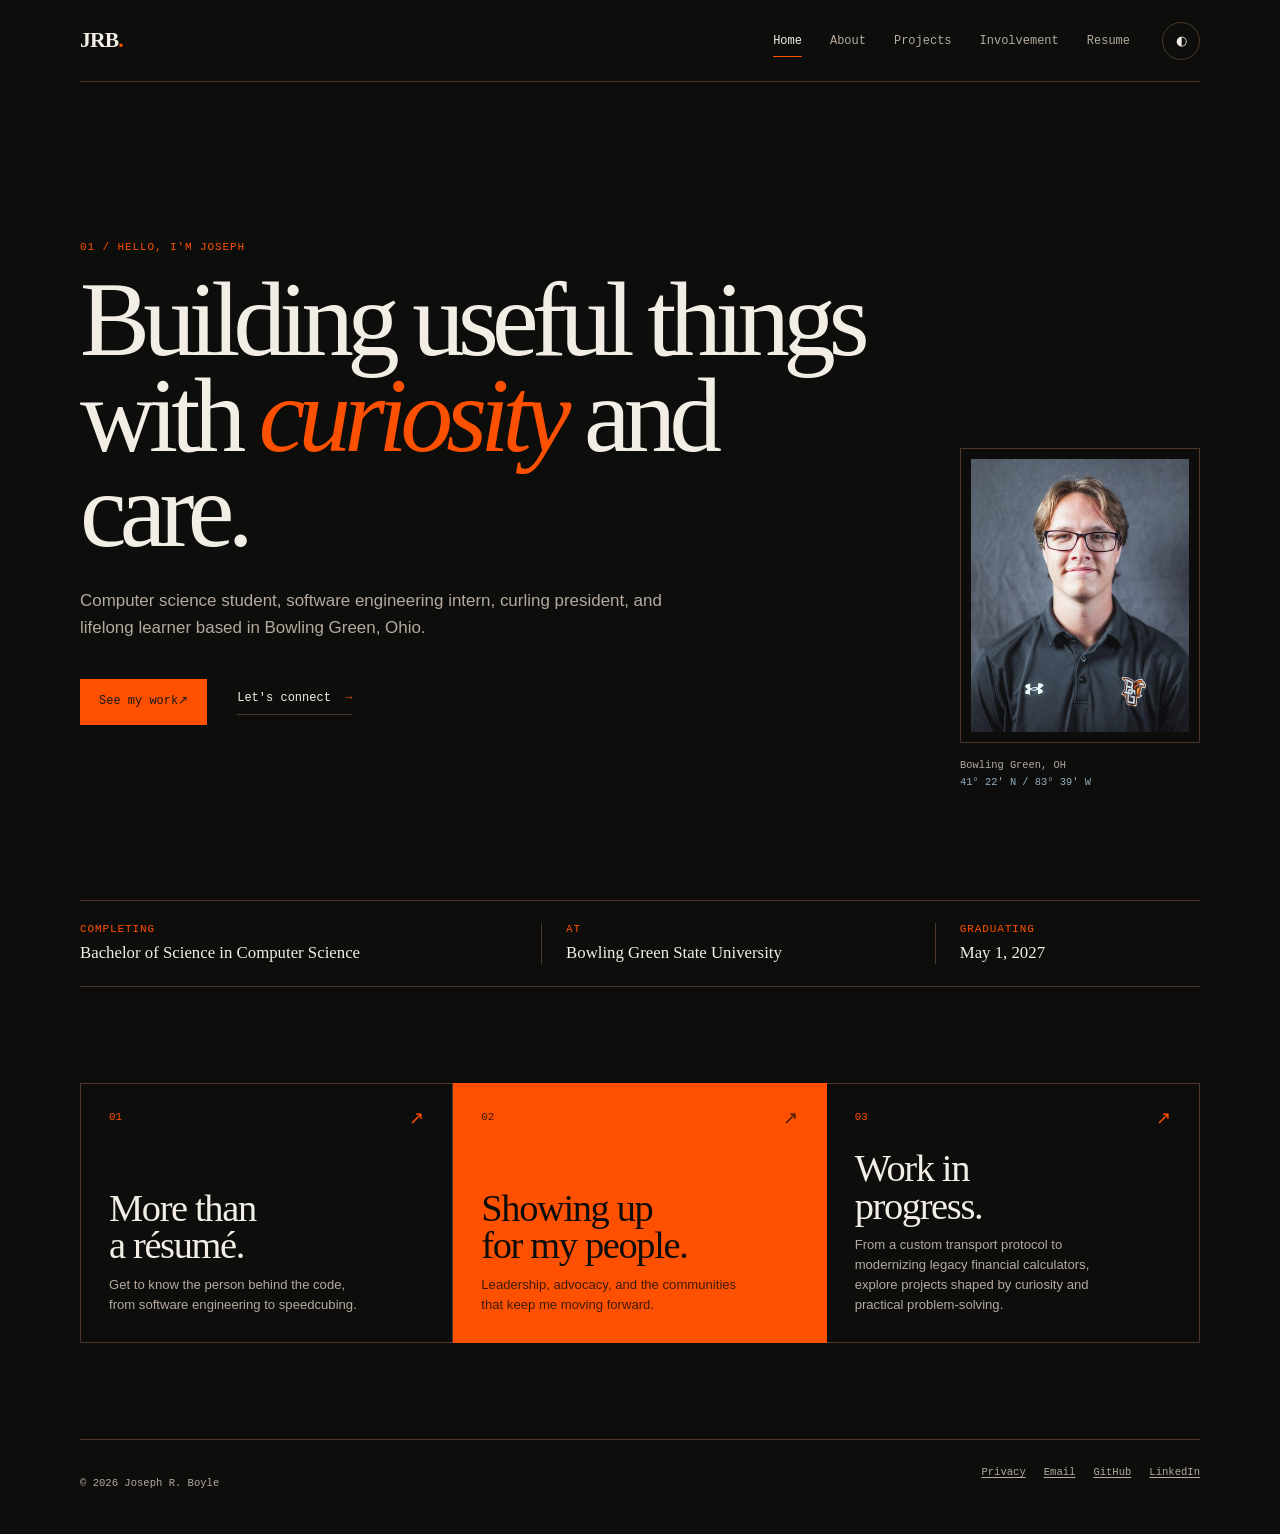
<file: index.html>
<!doctype html>
<html lang="en">
<head>
  <meta charset="utf-8">
  <meta name="viewport" content="width=device-width, initial-scale=1">
  <meta name="description" content="The personal portfolio of Joseph R. Boyle, a computer science student and software engineer.">
  <title>Joseph R. Boyle | Computer Science Student</title>
  <link rel="icon" href="assets/tab-logo.png" type="image/png">
  <link rel="stylesheet" href="styles.css">
  <script defer src="https://cloud.umami.is/script.js" data-website-id="9b1e1f40-5743-4ac0-a294-5a925b77c135"></script>
  <script src="script.js" defer></script>
</head>
<body>
  <header class="site-header">
    <a class="wordmark" href="index.html">JRB<span>.</span></a>
    <button class="menu-toggle" aria-label="Toggle navigation" aria-expanded="false"><span></span><span></span><span></span></button>
    <nav class="site-nav" aria-label="Primary navigation">
      <a class="active" href="index.html">Home</a>
      <a href="about.html">About</a>
      <a href="projects.html">Projects</a>
      <a href="involvement.html">Involvement</a>
      <a href="resume.html">Resume</a>
    </nav>
    <button class="theme-toggle" type="button" aria-label="Switch color theme">◐</button>
  </header>

  <main>
    <section class="hero page-width">
      <div class="hero-copy">
        <p class="eyebrow">01 / Hello, I'm Joseph</p>
        <h1>Building useful things with <em>curiosity</em> and care.</h1>
        <p class="intro">Computer science student, software engineering intern, curling president, and lifelong learner based in Bowling Green, Ohio.</p>
        <div class="button-row">
          <a class="button button-primary" href="projects.html">See my work <span>↗</span></a>
          <a class="text-link" href="mailto:boylejosephr@gmail.com">Let's connect <span>→</span></a>
        </div>
      </div>
      <div class="hero-portrait">
        <div class="portrait-frame">
          <img src="assets/JoeBoyle-Headshot.jpg" alt="Portrait of Joseph R. Boyle">
        </div>
        <span class="portrait-note">Bowling Green, OH<br><strong>41° 22' N / 83° 39' W</strong></span>
      </div>
    </section>

    <section class="stripe page-width">
      <div><span class="label">Completing</span><strong>Bachelor of Science in Computer Science</strong></div>
      <div><span class="label">At</span><strong>Bowling Green State University</strong></div>
      <div><span class="label">Graduating</span><strong>May 1, 2027</strong></div>
    </section>

    <section class="feature-grid page-width">
      <a class="feature-card feature-card-dark" href="about.html">
        <span class="card-index">01</span>
        <h2>More than<br>a résumé.</h2>
        <p>Get to know the person behind the code, from software engineering to speedcubing.</p>
        <span class="card-arrow">↗</span>
      </a>
      <a class="feature-card feature-card-orange" href="involvement.html">
        <span class="card-index">02</span>
        <h2>Showing up<br>for my people.</h2>
        <p>Leadership, advocacy, and the communities that keep me moving forward.</p>
        <span class="card-arrow">↗</span>
      </a>
      <a class="feature-card feature-card-outline" href="projects.html">
        <span class="card-index">03</span>
        <h2>Work in<br>progress.</h2>
        <p>From a custom transport protocol to modernizing legacy financial calculators, explore projects shaped by curiosity and practical problem-solving.</p>
        <span class="card-arrow">↗</span>
      </a>
    </section>
  </main>

  <footer class="site-footer page-width">
    <p>© <span data-year></span> Joseph R. Boyle</p>
    <div><a href="privacy.html">Privacy</a><a href="mailto:boylejosephr@gmail.com">Email</a><a href="https://github.com/s0meguynamedj0e" target="_blank" rel="noreferrer">GitHub</a><a href="https://www.linkedin.com/in/joe-boyle-1901ba291/" target="_blank" rel="noreferrer">LinkedIn</a></div>
  </footer>
</body>
</html>
</file>
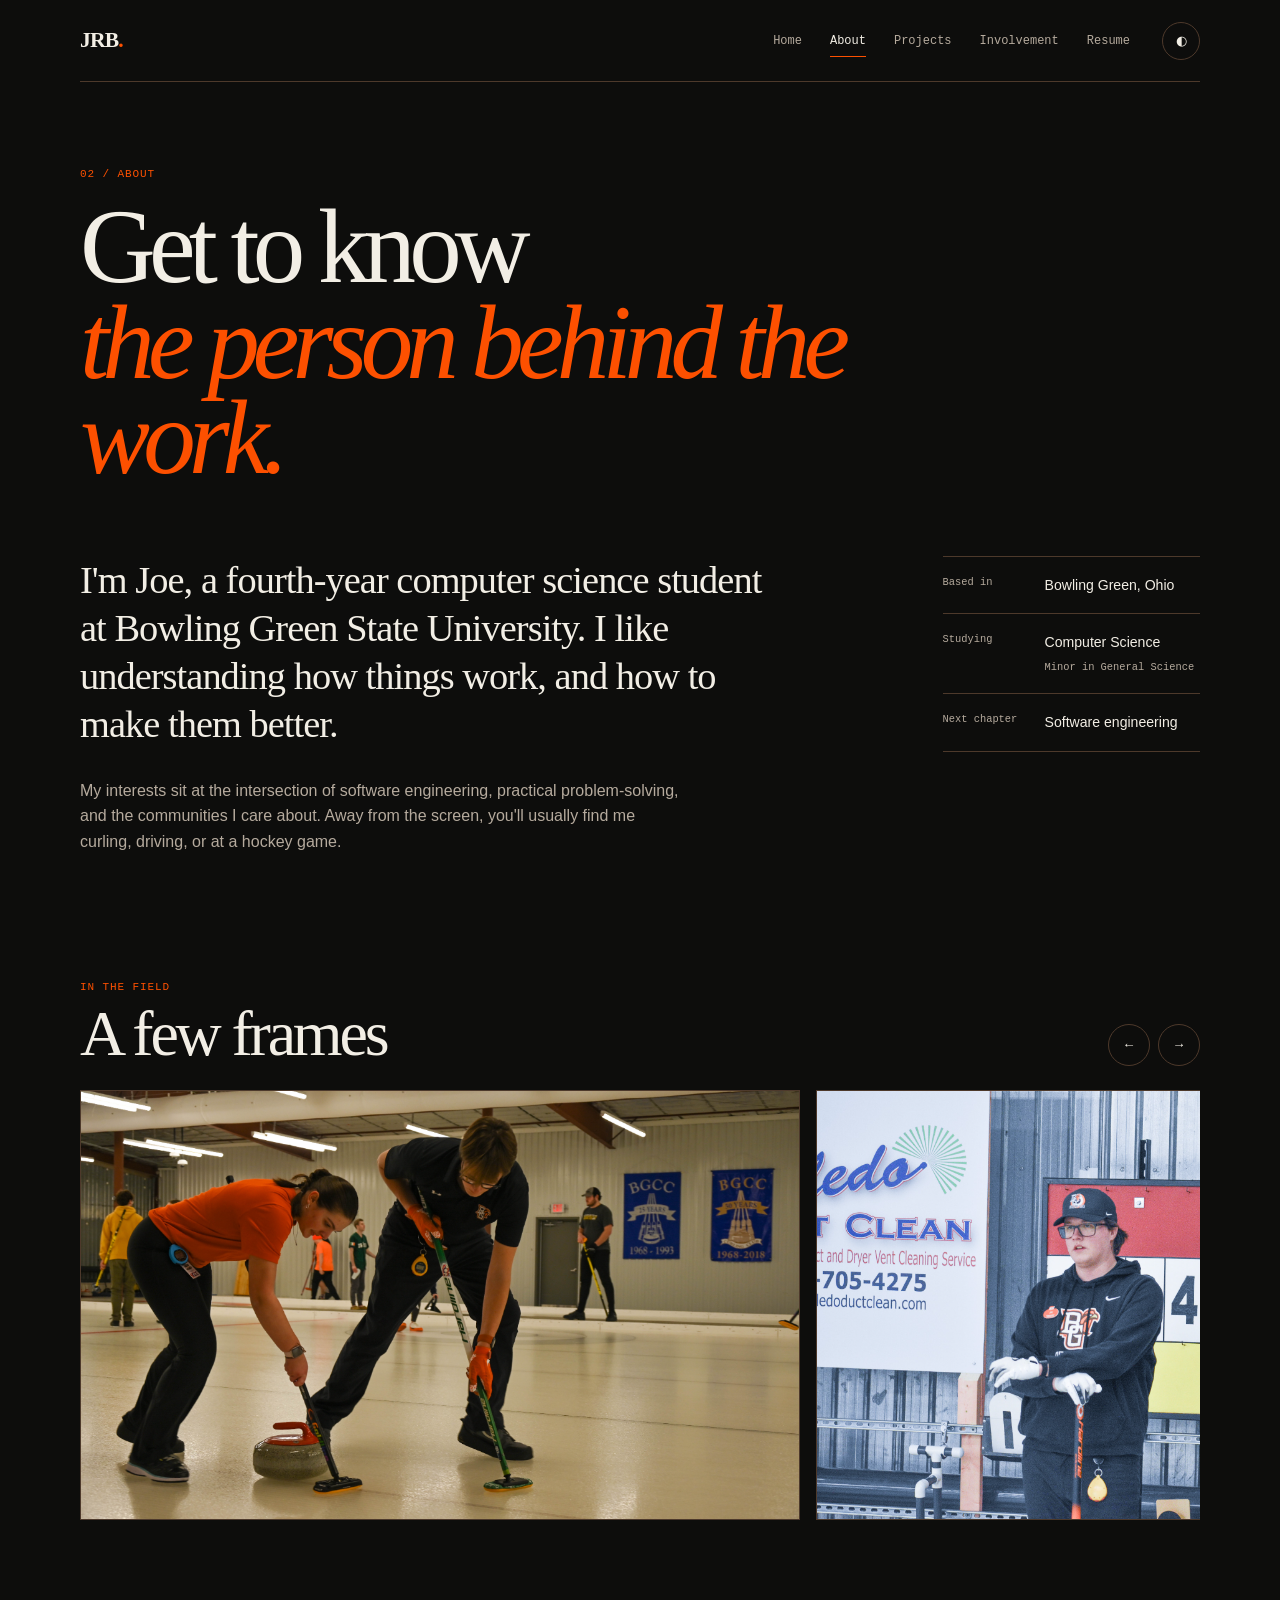
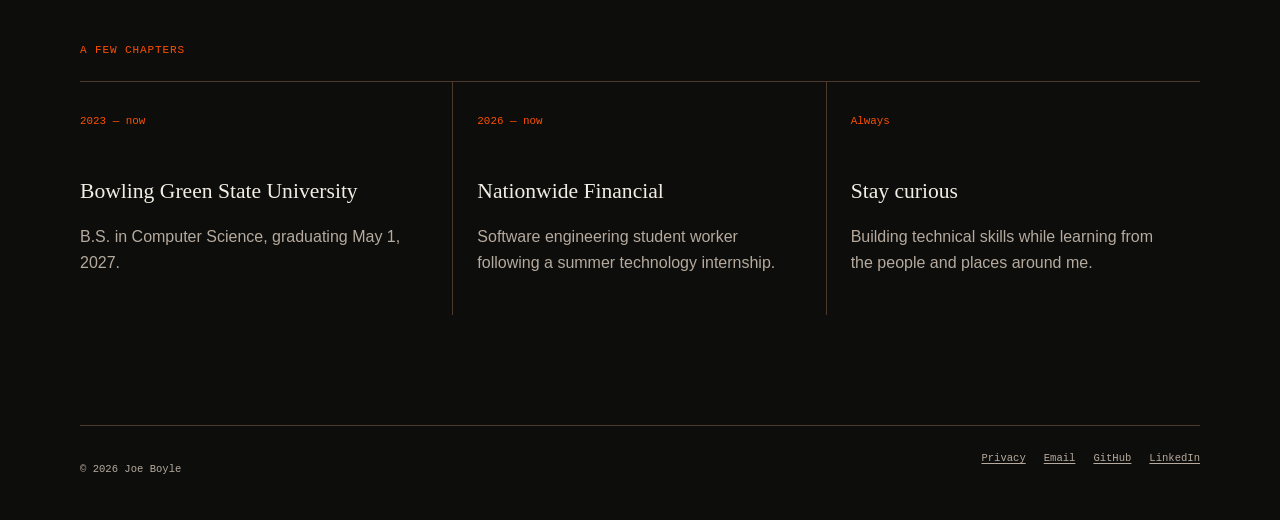
<file: about.html>
<!doctype html>
<html lang="en">
<head>
  <meta charset="utf-8">
  <meta name="viewport" content="width=device-width, initial-scale=1">
  <meta name="description" content="About Joe Boyle.">
  <title>About | Joe Boyle</title>
  <link rel="icon" href="assets/tab-logo.png" type="image/png">
  <link rel="stylesheet" href="styles.css">
  <script defer src="https://cloud.umami.is/script.js" data-website-id="9b1e1f40-5743-4ac0-a294-5a925b77c135"></script>
  <script src="script.js" defer></script>
</head>
<body>
  <header class="site-header">
    <a class="wordmark" href="index.html">JRB<span>.</span></a>
    <button class="menu-toggle" aria-label="Toggle navigation" aria-expanded="false"><span></span><span></span><span></span></button>
    <nav class="site-nav" aria-label="Primary navigation">
      <a href="index.html">Home</a>
      <a class="active" href="about.html">About</a>
      <a href="projects.html">Projects</a>
      <a href="involvement.html">Involvement</a>
      <a href="resume.html">Resume</a>
    </nav>
    <button class="theme-toggle" type="button" aria-label="Switch color theme">◐</button>
  </header>
  <main class="page-width inner-page">
    <p class="eyebrow">02 / About</p>
    <h1 class="page-title">Get to know<br><em>the person behind the work.</em></h1>

    <div class="about-layout">
      <div class="about-lede">
        <p class="large-copy">I'm Joe, a fourth-year computer science student at Bowling Green State University. I like understanding how things work, and how to make them better.</p>
        <p>My interests sit at the intersection of software engineering, practical problem-solving, and the communities I care about. Away from the screen, you'll usually find me curling, driving, or at a hockey game.</p>
      </div>
      <aside class="fact-list">
        <div><span>Based in</span><strong>Bowling Green, Ohio</strong></div>
        <div><span>Studying</span><strong>Computer Science<br><small>Minor in General Science</small></strong></div>
        <div><span>Next chapter</span><strong>Software engineering</strong></div>
      </aside>
    </div>

    <section class="photo-section" aria-labelledby="photo-heading">
      <div class="photo-heading">
        <div>
          <p class="eyebrow">In the field</p>
          <h2 id="photo-heading">A few frames</h2>
        </div>
        <div class="album-controls" aria-label="Photo album controls">
          <button type="button" data-album-prev aria-label="Previous photo">←</button>
          <button type="button" data-album-next aria-label="Next photo">→</button>
        </div>
      </div>
      <div class="photo-album" data-photo-album>
        <figure>
          <img src="assets/gallery/Curling-9.jpg" alt="">
        </figure>
        <figure>
          <img src="assets/gallery/DSC_0508.jpg" alt="">
        </figure>
        <figure>
          <img class="portrait-photo" src="assets/gallery/DSC_0492.jpg" alt="">
        </figure>
      </div>
    </section>

    <section class="timeline-section">
      <p class="eyebrow">A few chapters</p>
      <div class="timeline">
        <article><span>2023 — now</span><h2>Bowling Green State University</h2><p>B.S. in Computer Science, graduating May 1, 2027.</p></article>
        <article><span>2026 — now</span><h2>Nationwide Financial</h2><p>Software engineering student worker following a summer technology internship.</p></article>
        <article><span>Always</span><h2>Stay curious</h2><p>Building technical skills while learning from the people and places around me.</p></article>
      </div>
    </section>
  </main>
  <footer class="site-footer page-width"><p>© <span data-year></span> Joe Boyle</p><div><a href="privacy.html">Privacy</a><a href="mailto:boylejosephr@gmail.com">Email</a><a href="https://github.com/s0meguynamedj0e" target="_blank" rel="noreferrer">GitHub</a><a href="https://www.linkedin.com/in/joe-boyle-1901ba291/" target="_blank" rel="noreferrer">LinkedIn</a></div></footer>
</body>
</html>
</file>
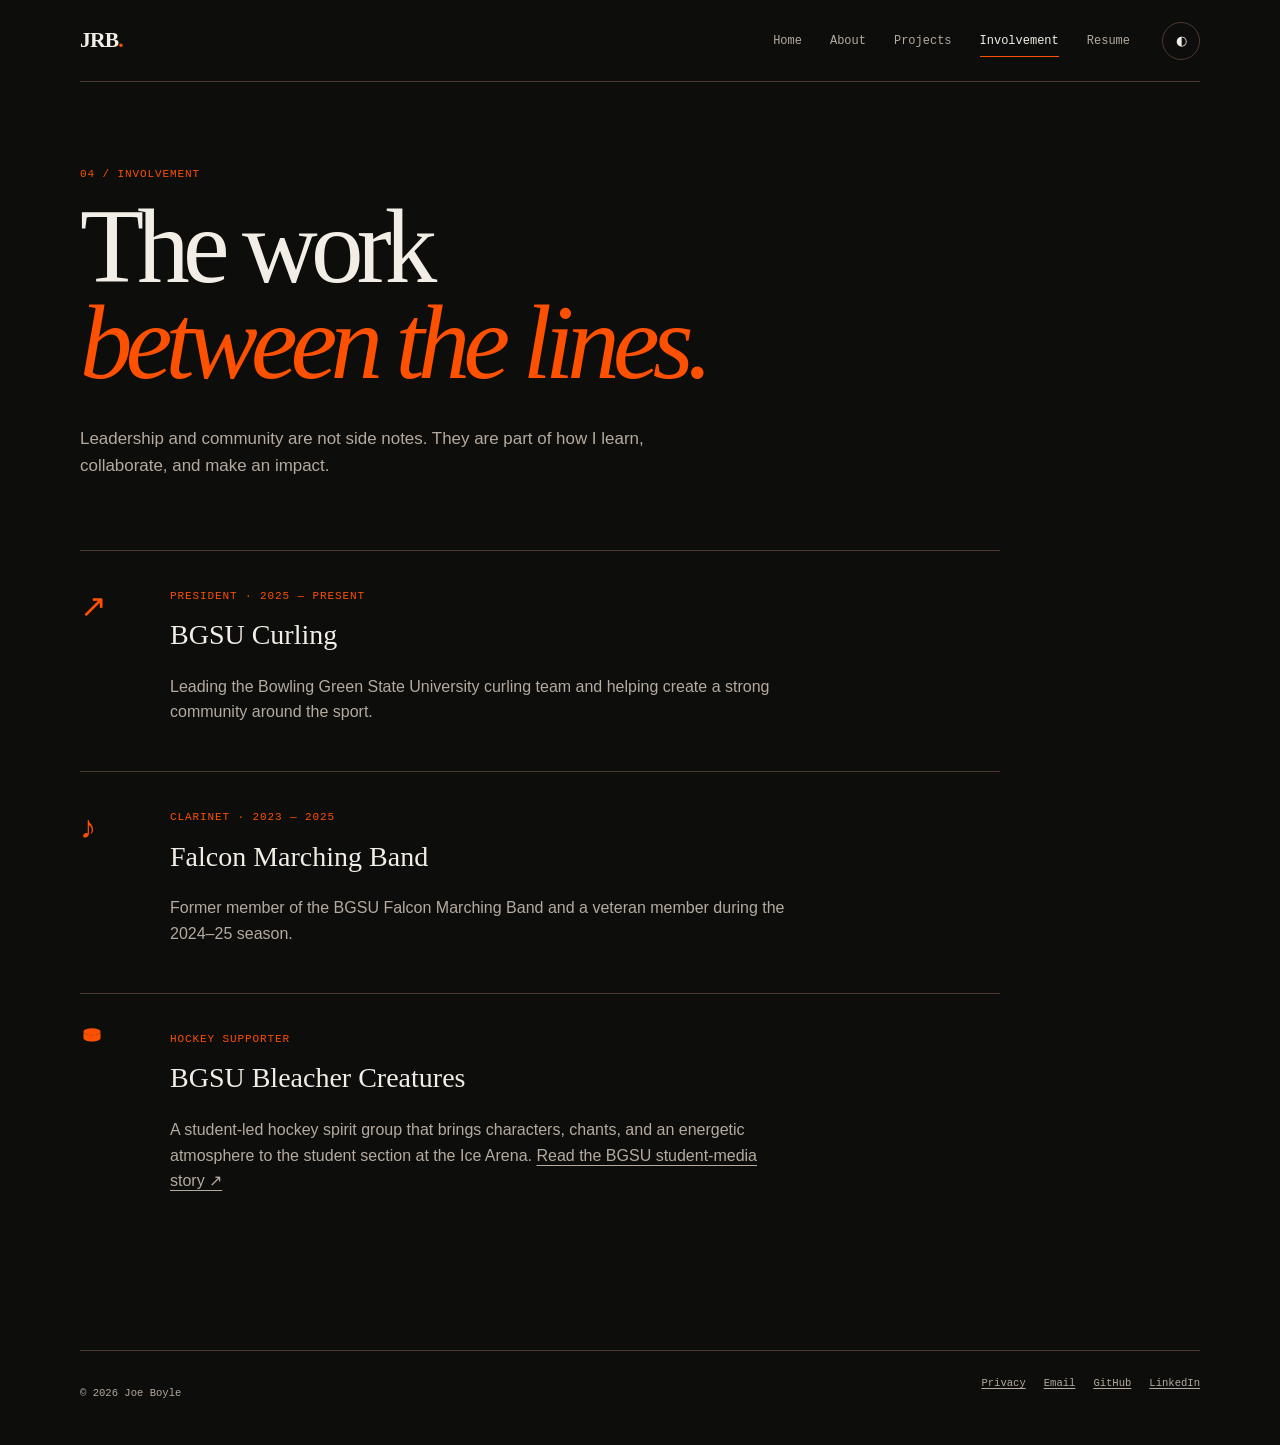
<file: involvement.html>
<!doctype html>
<html lang="en">
<head>
  <meta charset="utf-8"><meta name="viewport" content="width=device-width, initial-scale=1">
  <meta name="description" content="Leadership and personal involvement by Joe Boyle.">
  <title>Involvement | Joe Boyle</title>
  <link rel="icon" href="assets/tab-logo.png" type="image/png">
  <link rel="stylesheet" href="styles.css">
  <script defer src="https://cloud.umami.is/script.js" data-website-id="9b1e1f40-5743-4ac0-a294-5a925b77c135"></script>
  <script src="script.js" defer></script>
</head>
<body>
  <header class="site-header"><a class="wordmark" href="index.html">JRB<span>.</span></a>  <button class="menu-toggle" aria-label="Toggle navigation" aria-expanded="false"><span></span><span></span><span></span></button><nav class="site-nav" aria-label="Primary navigation"><a href="index.html">Home</a><a href="about.html">About</a><a href="projects.html">Projects</a><a class="active" href="involvement.html">Involvement</a><a href="resume.html">Resume</a></nav><button class="theme-toggle" type="button" aria-label="Switch color theme">◐</button></header>
  <main class="page-width inner-page"><p class="eyebrow">04 / Involvement</p><h1 class="page-title">The work<br><em>between the lines.</em></h1><p class="section-intro">Leadership and community are not side notes. They are part of how I learn, collaborate, and make an impact.</p>
    <section class="involvement-list"><article><span class="involvement-icon">↗</span><div><span class="meta">President · 2025 — present</span><h2>BGSU Curling</h2><p>Leading the Bowling Green State University curling team and helping create a strong community around the sport.</p></div></article><article><span class="involvement-icon">♪</span><div><span class="meta">Clarinet · 2023 — 2025</span><h2>Falcon Marching Band</h2><p>Former member of the BGSU Falcon Marching Band and a veteran member during the 2024–25 season.</p></div></article>    <article><span class="involvement-icon hockey-puck" aria-hidden="true"><svg viewBox="0 0 28 28"><ellipse cx="14" cy="9" rx="10" ry="4"/><path d="M4 9v7c0 2.5 4.5 4.5 10 4.5S24 18.5 24 16V9c0 2.2-4.5 4-10 4S4 11.2 4 9Z"/></svg></span><div><span class="meta">Hockey supporter</span><h2>BGSU Bleacher Creatures</h2><p>A student-led hockey spirit group that brings characters, chants, and an energetic atmosphere to the student section at the Ice Arena. <a href="https://bgfalconmedia.com/99606/news/hockey-spirit-group-returns-to-campus/" target="_blank" rel="noreferrer">Read the BGSU student-media story ↗</a></p></div></article></section>
  </main>
  <footer class="site-footer page-width"><p>© <span data-year></span> Joe Boyle</p><div><a href="privacy.html">Privacy</a><a href="mailto:boylejosephr@gmail.com">Email</a><a href="https://github.com/s0meguynamedj0e" target="_blank" rel="noreferrer">GitHub</a><a href="https://www.linkedin.com/in/joe-boyle-1901ba291/" target="_blank" rel="noreferrer">LinkedIn</a></div></footer>
</body>
</html>
</file>
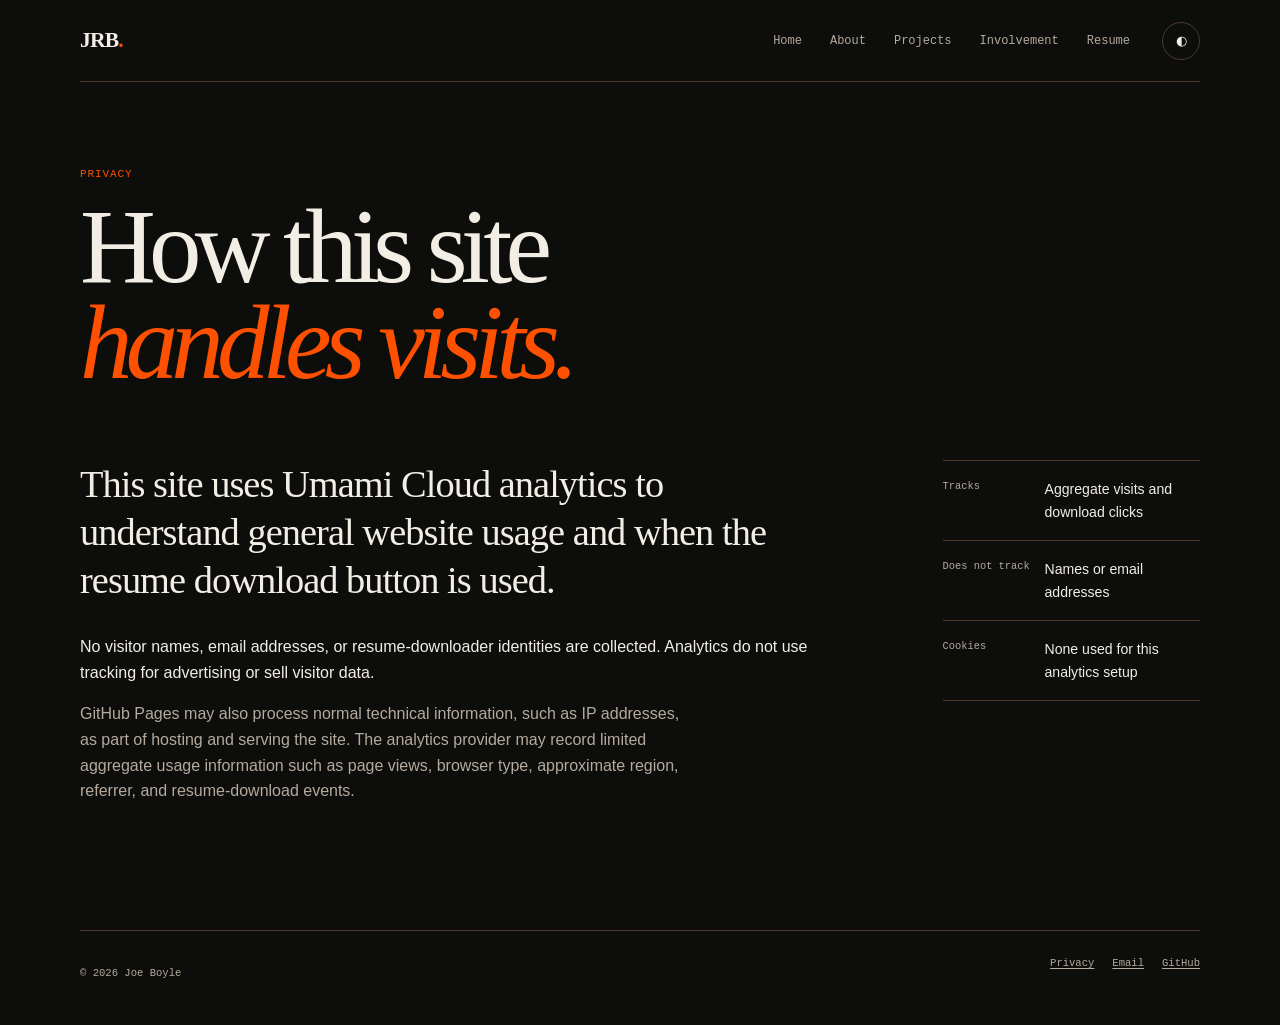
<file: privacy.html>
<!doctype html>
<html lang="en">
<head>
  <meta charset="utf-8">
  <meta name="viewport" content="width=device-width, initial-scale=1">
  <meta name="description" content="Privacy information for the personal website of Joe Boyle.">
  <title>Privacy | Joe Boyle</title>
  <link rel="icon" href="assets/tab-logo.png" type="image/png">
  <link rel="stylesheet" href="styles.css">
  <script defer src="https://cloud.umami.is/script.js" data-website-id="9b1e1f40-5743-4ac0-a294-5a925b77c135"></script>
  <script src="script.js" defer></script>
</head>
<body>
  <header class="site-header">
    <a class="wordmark" href="index.html">JRB<span>.</span></a>
    <button class="menu-toggle" aria-label="Toggle navigation" aria-expanded="false"><span></span><span></span><span></span></button>
    <nav class="site-nav" aria-label="Primary navigation">
      <a href="index.html">Home</a>
      <a href="about.html">About</a>
      <a href="projects.html">Projects</a>
      <a href="involvement.html">Involvement</a>
      <a href="resume.html">Resume</a>
    </nav>
    <button class="theme-toggle" type="button" aria-label="Switch color theme">◐</button>
  </header>

  <main class="page-width inner-page">
    <p class="eyebrow">Privacy</p>
    <h1 class="page-title">How this site<br><em>handles visits.</em></h1>
    <section class="about-layout">
      <div class="about-lede">
        <p class="large-copy">This site uses Umami Cloud analytics to understand general website usage and when the resume download button is used.</p>
        <p>No visitor names, email addresses, or resume-downloader identities are collected. Analytics do not use tracking for advertising or sell visitor data.</p>
        <p>GitHub Pages may also process normal technical information, such as IP addresses, as part of hosting and serving the site. The analytics provider may record limited aggregate usage information such as page views, browser type, approximate region, referrer, and resume-download events.</p>
      </div>
      <aside class="fact-list">
        <div><span>Tracks</span><strong>Aggregate visits and download clicks</strong></div>
        <div><span>Does not track</span><strong>Names or email addresses</strong></div>
        <div><span>Cookies</span><strong>None used for this analytics setup</strong></div>
      </aside>
    </section>
  </main>

  <footer class="site-footer page-width">
    <p>© <span data-year></span> Joe Boyle</p>
    <div><a href="privacy.html">Privacy</a><a href="mailto:boylejosephr@gmail.com">Email</a><a href="https://github.com/s0meguynamedj0e" target="_blank" rel="noreferrer">GitHub</a></div>
  </footer>
</body>
</html>
</file>
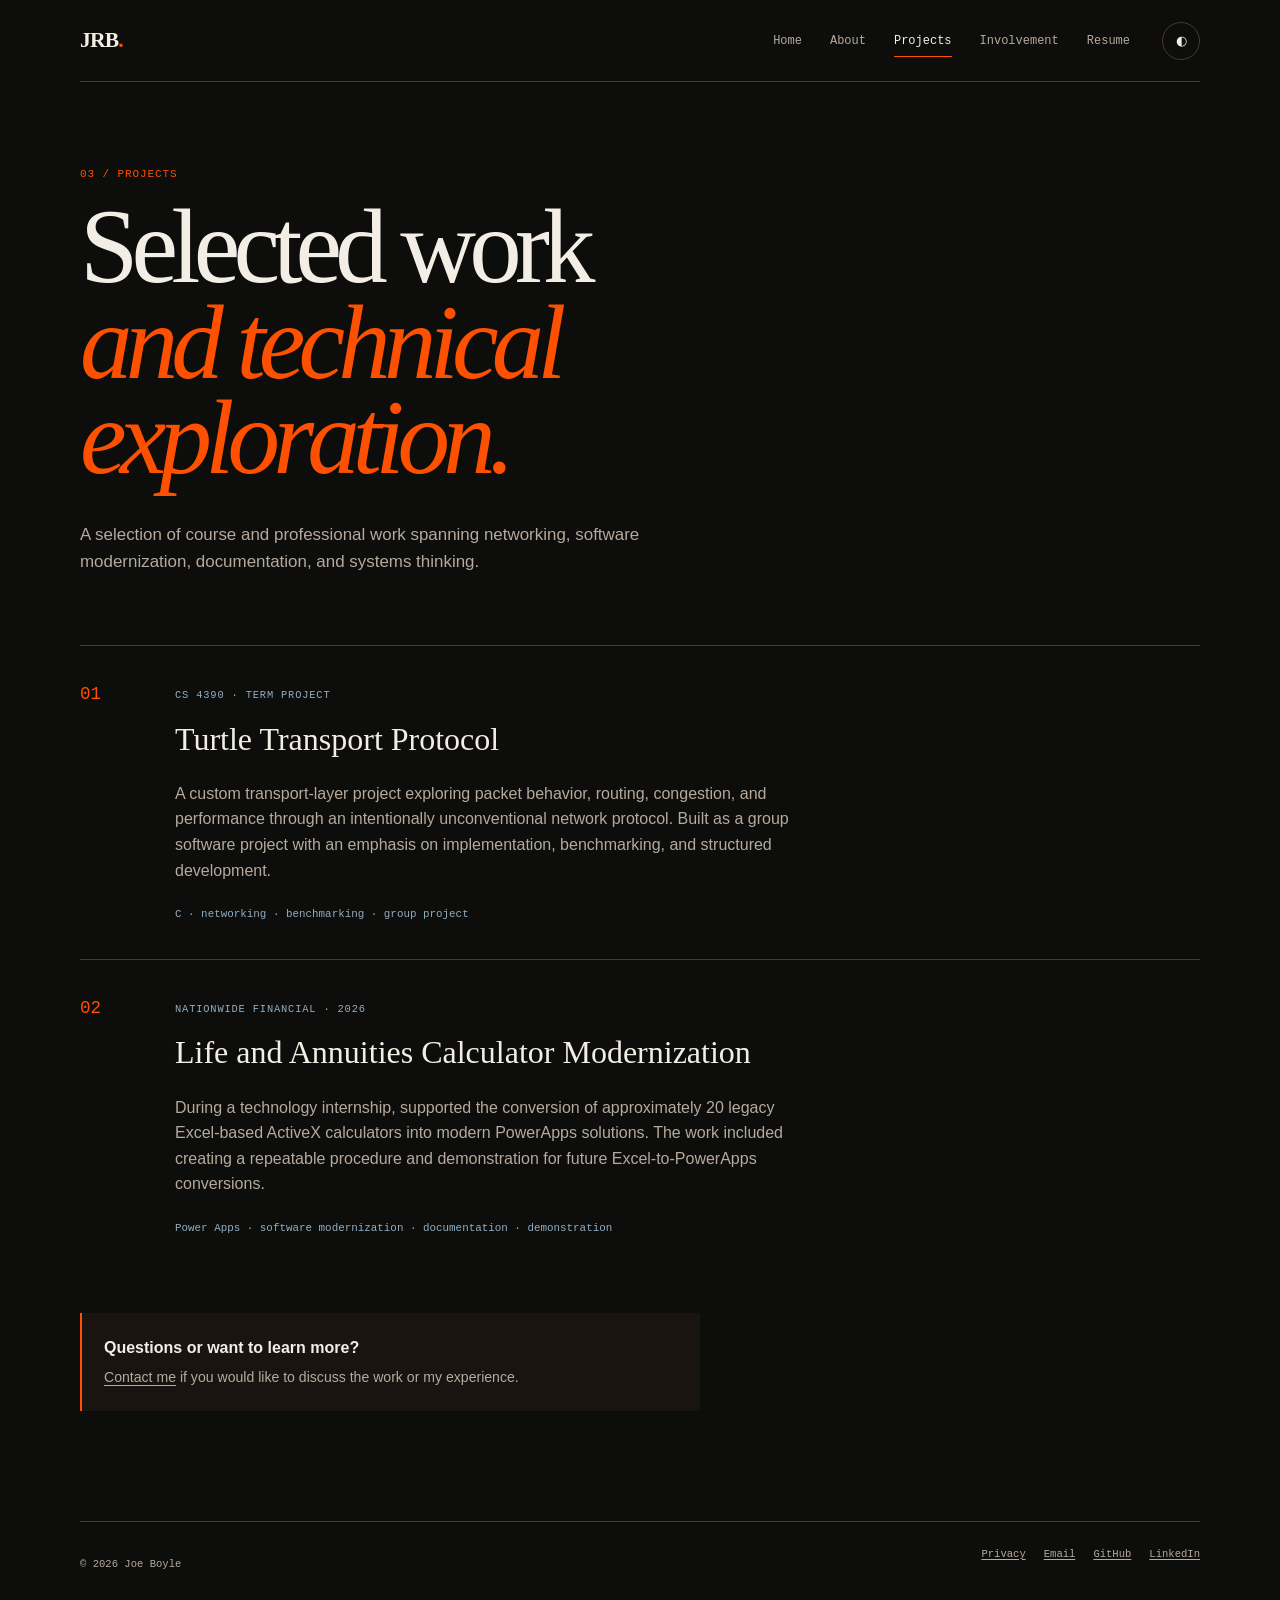
<file: projects.html>
<!doctype html>
<html lang="en">
<head>
  <meta charset="utf-8"><meta name="viewport" content="width=device-width, initial-scale=1">
  <meta name="description" content="Projects and computer science work by Joe Boyle.">
  <title>Projects | Joe Boyle</title>
  <link rel="icon" href="assets/tab-logo.png" type="image/png">
  <link rel="stylesheet" href="styles.css">
  <script defer src="https://cloud.umami.is/script.js" data-website-id="9b1e1f40-5743-4ac0-a294-5a925b77c135"></script>
  <script src="script.js" defer></script>
</head>
<body>
  <header class="site-header"><a class="wordmark" href="index.html">JRB<span>.</span></a>  <button class="menu-toggle" aria-label="Toggle navigation" aria-expanded="false"><span></span><span></span><span></span></button><nav class="site-nav" aria-label="Primary navigation"><a href="index.html">Home</a><a href="about.html">About</a><a class="active" href="projects.html">Projects</a><a href="involvement.html">Involvement</a><a href="resume.html">Resume</a></nav><button class="theme-toggle" type="button" aria-label="Switch color theme">◐</button></header>
  <main class="page-width inner-page">
    <p class="eyebrow">03 / Projects</p>
    <h1 class="page-title">Selected work<br><em>and technical exploration.</em></h1>
    <p class="section-intro">A selection of course and professional work spanning networking, software modernization, documentation, and systems thinking.</p>

    <section class="placeholder-project">
      <span class="project-number">01</span>
      <div>
        <span class="status-tag">CS 4390 · Term project</span>
        <h2>Turtle Transport Protocol</h2>
        <p>A custom transport-layer project exploring packet behavior, routing, congestion, and performance through an intentionally unconventional network protocol. Built as a group software project with an emphasis on implementation, benchmarking, and structured development.</p>
        <code>C · networking · benchmarking · group project</code>
      </div>
    </section>

    <section class="placeholder-project">
      <span class="project-number">02</span>
      <div>
        <span class="status-tag">Nationwide Financial · 2026</span>
        <h2>Life and Annuities Calculator Modernization</h2>
        <p>During a technology internship, supported the conversion of approximately 20 legacy Excel-based ActiveX calculators into modern PowerApps solutions. The work included creating a repeatable procedure and demonstration for future Excel-to-PowerApps conversions.</p>
        <code>Power Apps · software modernization · documentation · demonstration</code>
      </div>
    </section>

    <div class="content-note">
      <strong>Questions or want to learn more?</strong>
      <p><a href="mailto:boylejosephr@gmail.com">Contact me</a> if you would like to discuss the work or my experience.</p>
    </div>
  </main>
  <footer class="site-footer page-width"><p>© <span data-year></span> Joe Boyle</p><div><a href="privacy.html">Privacy</a><a href="mailto:boylejosephr@gmail.com">Email</a><a href="https://github.com/s0meguynamedj0e" target="_blank" rel="noreferrer">GitHub</a><a href="https://www.linkedin.com/in/joe-boyle-1901ba291/" target="_blank" rel="noreferrer">LinkedIn</a></div></footer>
</body>
</html>
</file>
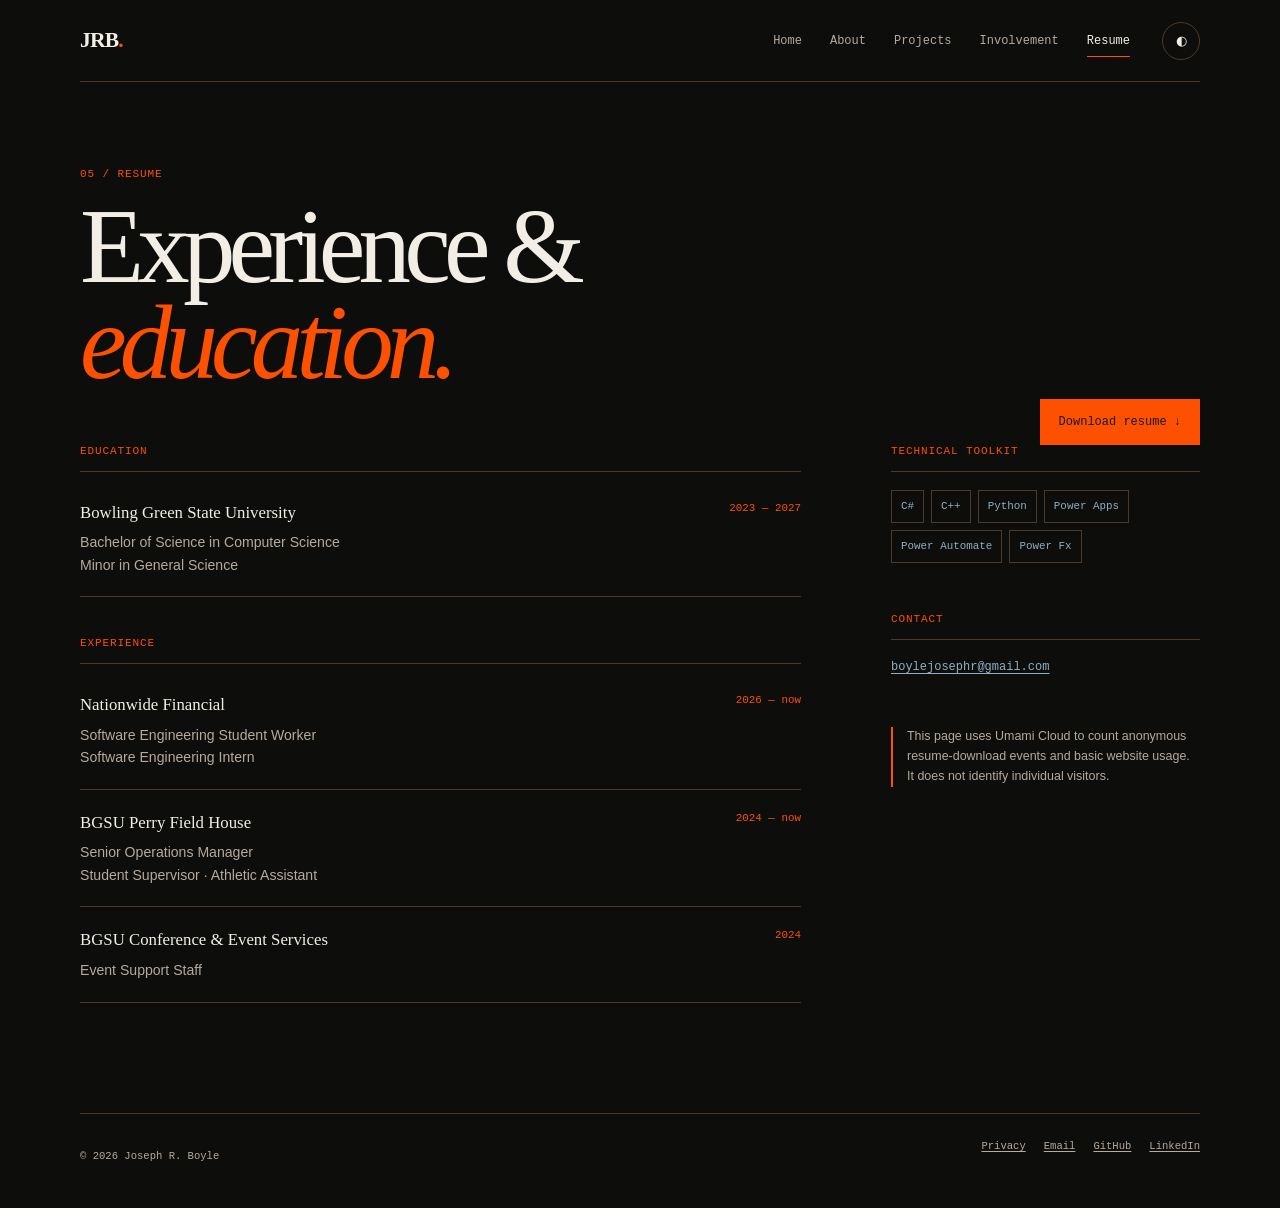
<file: resume.html>
<!doctype html>
<html lang="en">
<head>
  <meta charset="utf-8"><meta name="viewport" content="width=device-width, initial-scale=1">
  <meta name="description" content="Resume of Joseph R. Boyle.">
  <title>Resume | Joseph R. Boyle</title>
  <link rel="icon" href="assets/tab-logo.png" type="image/png">
  <link rel="stylesheet" href="styles.css">
  <script defer src="https://cloud.umami.is/script.js" data-website-id="9b1e1f40-5743-4ac0-a294-5a925b77c135"></script>
  <script src="script.js" defer></script>
</head>
<body>
  <header class="site-header"><a class="wordmark" href="index.html">JRB<span>.</span></a>  <button class="menu-toggle" aria-label="Toggle navigation" aria-expanded="false"><span></span><span></span><span></span></button><nav class="site-nav" aria-label="Primary navigation"><a href="index.html">Home</a><a href="about.html">About</a><a href="projects.html">Projects</a><a href="involvement.html">Involvement</a><a class="active" href="resume.html">Resume</a></nav><button class="theme-toggle" type="button" aria-label="Switch color theme">◐</button></header>
  <main class="page-width inner-page"><div class="resume-heading"><div><p class="eyebrow">05 / Resume</p><h1 class="page-title">Experience &<br><em>education.</em></h1></div><a class="button button-primary" id="resume-download" href="assets/resume.pdf" download>Download resume ↓</a></div>
    <section class="resume-grid"><div><p class="resume-label">Education</p><article class="resume-entry"><div><h2>Bowling Green State University</h2><p>Bachelor of Science in Computer Science<br>Minor in General Science</p></div><span>2023 — 2027</span></article><p class="resume-label resume-section-label">Experience</p><article class="resume-entry"><div><h2>Nationwide Financial</h2><p>Software Engineering Student Worker<br>Software Engineering Intern</p></div><span>2026 — now</span></article><article class="resume-entry"><div><h2>BGSU Perry Field House</h2><p>Senior Operations Manager<br>Student Supervisor · Athletic Assistant</p></div><span>2024 — now</span></article><article class="resume-entry"><div><h2>BGSU Conference & Event Services</h2><p>Event Support Staff</p></div><span>2024</span></article></div><aside><p class="resume-label">Technical toolkit</p><div class="skill-cloud"><span>C#</span><span>C++</span><span>Python</span><span>Power Apps</span><span>Power Automate</span><span>Power Fx</span></div><p class="resume-label">Contact</p><a class="contact-email" href="mailto:boylejosephr@gmail.com">boylejosephr@gmail.com</a><p class="resume-note">This page uses Umami Cloud to count anonymous resume-download events and basic website usage. It does not identify individual visitors.</p></aside></section>
  </main>
  <footer class="site-footer page-width"><p>© <span data-year></span> Joseph R. Boyle</p><div><a href="privacy.html">Privacy</a><a href="mailto:boylejosephr@gmail.com">Email</a><a href="https://github.com/s0meguynamedj0e" target="_blank" rel="noreferrer">GitHub</a><a href="https://www.linkedin.com/in/joe-boyle-1901ba291/" target="_blank" rel="noreferrer">LinkedIn</a></div></footer>
</body>
</html>
</file>
<file: styles.css>
:root {
  --paper: #0d0d0c;
  --paper-raised: #19140f;
  --paper-soft: #241a13;
  --ink: #f2eee5;
  --muted: #b5aa9d;
  --rule: #4d392b;
  --accent: #fd5000;
  --accent-pale: #fd5000;
  --brown: #4f2c1d;
  --blue: #92aec1;
  --sans: "Aptos", "Segoe UI", sans-serif;
  --serif: "Iowan Old Style", "Palatino Linotype", "Book Antiqua", Georgia, serif;
  --mono: "Cascadia Mono", "Consolas", monospace;
}

* {
  box-sizing: border-box;
}

html {
  scroll-behavior: smooth;
}

body {
  margin: 0;
  background: var(--paper);
  color: var(--ink);
  font-family: var(--sans);
  line-height: 1.6;
  -webkit-font-smoothing: antialiased;
}

body.light-theme {
  --paper: #eeeae1;
  --paper-raised: #e2ddd2;
  --paper-soft: #f6f3ec;
  --ink: #252622;
  --muted: #696b63;
  --rule: #bcb9ae;
  --accent: #4f2c1d;
  --accent-pale: #4f2c1d;
}

body.light-theme .button-primary {
  background: var(--brown);
  border-color: var(--brown);
  color: #fd5000;
}

body.light-theme .button-primary:hover {
  background: transparent;
  color: var(--brown);
  border-color: var(--brown);
}

body.light-theme .feature-card:nth-child(2) {
  background: var(--brown);
  border-color: var(--brown);
  color: #fd5000;
}

body.light-theme .feature-card:nth-child(2) p,
body.light-theme .feature-card:nth-child(2) .card-index,
body.light-theme .feature-card:nth-child(2) .card-arrow {
  color: #fd5000;
  opacity: 0.9;
}

a {
  color: inherit;
  text-decoration-thickness: 1px;
  text-underline-offset: 0.22em;
}

img {
  max-width: 100%;
}

.page-width {
  width: min(1120px, calc(100% - 48px));
  margin-inline: auto;
}

.site-header {
  width: min(1120px, calc(100% - 48px));
  min-height: 82px;
  margin-inline: auto;
  display: grid;
  grid-template-columns: auto 1fr auto;
  align-items: center;
  gap: 32px;
  border-bottom: 1px solid var(--rule);
}

.wordmark {
  font-family: var(--serif);
  font-size: 1.35rem;
  font-weight: 700;
  letter-spacing: -0.04em;
  text-decoration: none;
}

.wordmark span {
  color: var(--accent);
}

.site-nav {
  justify-self: end;
  display: flex;
  align-items: center;
  gap: 28px;
  font-family: var(--mono);
  font-size: 0.75rem;
}

.site-nav a {
  color: var(--muted);
  text-decoration: none;
  border-bottom: 1px solid transparent;
  padding: 8px 0 5px;
}

.site-nav a:hover,
.site-nav a.active {
  color: var(--ink);
  border-bottom-color: var(--accent);
}

.theme-toggle,
.menu-toggle {
  width: 38px;
  height: 38px;
  border: 1px solid var(--rule);
  border-radius: 50%;
  background: transparent;
  color: var(--ink);
  font-family: var(--mono);
  cursor: pointer;
}

.menu-toggle {
  display: none;
}

.menu-toggle span {
  width: 16px;
  height: 1px;
  display: block;
  background: currentColor;
  margin: 4px auto;
  transition: transform 180ms ease, opacity 180ms ease;
}

.menu-toggle[aria-expanded="true"] span:nth-child(1) {
  transform: translateY(5px) rotate(45deg);
}

.menu-toggle[aria-expanded="true"] span:nth-child(2) {
  opacity: 0;
}

.menu-toggle[aria-expanded="true"] span:nth-child(3) {
  transform: translateY(-5px) rotate(-45deg);
}

.eyebrow,
.label,
.meta,
.resume-label {
  margin: 0;
  color: var(--accent-pale);
  font-family: var(--mono);
  font-size: 0.69rem;
  line-height: 1.2;
  letter-spacing: 0.08em;
  text-transform: uppercase;
}

.hero {
  min-height: calc(100vh - 82px);
  display: grid;
  grid-template-columns: minmax(0, 1.55fr) minmax(240px, 0.45fr);
  align-items: center;
  gap: 74px;
  padding-block: 72px 88px;
}

.hero h1,
.page-title {
  max-width: 820px;
  margin: 18px 0 28px;
  font-family: var(--serif);
  font-size: clamp(4rem, 8.2vw, 7.8rem);
  font-weight: 400;
  line-height: 0.91;
  letter-spacing: -0.065em;
}

.hero h1 em,
.page-title em {
  color: var(--accent);
  font-style: italic;
}

.intro,
.section-intro {
  max-width: 590px;
  color: var(--muted);
  font-size: 1.06rem;
}

.button-row {
  display: flex;
  align-items: center;
  gap: 30px;
  margin-top: 38px;
}

.button {
  display: inline-flex;
  align-items: center;
  justify-content: center;
  min-height: 46px;
  padding: 10px 18px;
  border: 1px solid var(--accent);
  font-family: var(--mono);
  font-size: 0.75rem;
  text-decoration: none;
}

.button-primary {
  background: var(--accent);
  color: #17191a;
}

.button-primary:hover {
  background: transparent;
  color: var(--ink);
}

.text-link {
  font-family: var(--mono);
  font-size: 0.75rem;
  text-decoration: none;
  border-bottom: 1px solid var(--rule);
  padding-bottom: 5px;
}

.text-link span {
  color: var(--accent);
  margin-left: 7px;
}

.hero-portrait {
  align-self: end;
  margin-bottom: 20px;
}

.portrait-frame {
  border: 1px solid var(--rule);
  padding: 10px;
}

.portrait-frame img {
  width: 100%;
  aspect-ratio: 4 / 5;
  display: block;
  object-fit: cover;
  filter: saturate(0.82) contrast(1.03);
}

.portrait-note {
  display: block;
  margin-top: 14px;
  color: var(--muted);
  font-family: var(--mono);
  font-size: 0.65rem;
  line-height: 1.7;
}

.portrait-note strong {
  color: var(--blue);
  font-weight: 400;
}

.stripe {
  display: grid;
  grid-template-columns: 1.25fr 1fr 0.65fr;
  gap: 24px;
  border-top: 1px solid var(--rule);
  border-bottom: 1px solid var(--rule);
  padding-block: 22px;
}

.stripe div {
  display: flex;
  flex-direction: column;
  gap: 7px;
  border-right: 1px solid var(--rule);
  padding-right: 24px;
}

.stripe div:last-child {
  border-right: 0;
}

.stripe strong {
  max-width: 300px;
  font-family: var(--serif);
  font-size: 1.05rem;
  font-weight: 400;
  line-height: 1.25;
}

.feature-grid {
  display: grid;
  grid-template-columns: repeat(3, 1fr);
  gap: 0;
  padding-block: 96px;
}

.feature-card {
  min-height: 260px;
  position: relative;
  display: flex;
  flex-direction: column;
  justify-content: flex-end;
  padding: 28px;
  border-top: 1px solid var(--rule);
  border-bottom: 1px solid var(--rule);
  border-right: 1px solid var(--rule);
  text-decoration: none;
  transition: background 180ms ease;
}

.feature-card:first-child {
  border-left: 1px solid var(--rule);
}

.feature-card:hover {
  background: var(--paper-raised);
}

.feature-card:nth-child(2) {
  background: var(--accent);
  border-color: var(--accent);
  color: #0d0d0c;
}

.feature-card:nth-child(2) p,
.feature-card:nth-child(2) .card-index,
.feature-card:nth-child(2) .card-arrow {
  color: #0d0d0c;
  opacity: 0.78;
}

.feature-card:nth-child(2):hover {
  filter: brightness(1.08);
}


.feature-card h2 {
  margin: 0 0 10px;
  font-family: var(--serif);
  font-size: clamp(2rem, 3vw, 2.45rem);
  font-weight: 400;
  line-height: 0.98;
  letter-spacing: -0.035em;
}

.feature-card p {
  max-width: 260px;
  margin: 0;
  color: var(--muted);
  font-size: 0.82rem;
  line-height: 1.5;
}

.card-index {
  position: absolute;
  top: 25px;
  left: 28px;
  font-family: var(--mono);
  font-size: 0.68rem;
}

.card-index {
  color: var(--accent-pale);
}

.card-arrow {
  position: absolute;
  top: 21px;
  right: 28px;
  color: var(--accent);
  font-family: var(--mono);
  font-size: 1.15rem;
}

.inner-page {
  padding-block: 86px 110px;
}

.page-title {
  max-width: 920px;
  margin-bottom: 70px;
}

.about-layout {
  display: grid;
  grid-template-columns: minmax(0, 1.5fr) minmax(220px, 0.5fr);
  gap: 90px;
  align-items: start;
}

.large-copy {
  max-width: 700px;
  margin: 0 0 30px;
  font-family: var(--serif);
  font-size: clamp(1.7rem, 3vw, 2.55rem);
  line-height: 1.25;
  letter-spacing: -0.025em;
}

.about-lede > p:last-child {
  max-width: 610px;
  color: var(--muted);
}

.fact-list {
  border-top: 1px solid var(--rule);
}

.fact-list div {
  display: grid;
  grid-template-columns: 90px 1fr;
  gap: 12px;
  padding-block: 17px;
  border-bottom: 1px solid var(--rule);
  font-size: 0.88rem;
}

.fact-list span,
.fact-list small {
  color: var(--muted);
  font-family: var(--mono);
  font-size: 0.65rem;
}

.fact-list strong {
  font-weight: 500;
}

.photo-section {
  margin-top: 110px;
}

.photo-heading {
  display: flex;
  align-items: end;
  justify-content: space-between;
  margin-bottom: 24px;
}

.photo-heading h2 {
  margin: 8px 0 0;
  font-family: var(--serif);
  font-size: clamp(2.4rem, 5vw, 4.2rem);
  font-weight: 400;
  line-height: 1;
  letter-spacing: -0.05em;
}

.album-controls {
  display: flex;
  gap: 8px;
}

.album-controls button {
  width: 42px;
  height: 42px;
  border: 1px solid var(--rule);
  border-radius: 50%;
  background: transparent;
  color: var(--ink);
  cursor: pointer;
}

.photo-album {
  display: grid;
  grid-auto-flow: column;
  grid-auto-columns: min(68%, 720px);
  gap: 16px;
  overflow-x: auto;
  overscroll-behavior-inline: contain;
  scroll-snap-type: inline mandatory;
  scrollbar-width: thin;
  scrollbar-color: var(--rule) transparent;
  padding-bottom: 14px;
}

.photo-album figure {
  margin: 0;
  scroll-snap-align: start;
}

.photo-album img {
  width: 100%;
  height: 430px;
  display: block;
  object-fit: cover;
  border: 1px solid var(--rule);
}

.photo-placeholder {
  height: 430px;
  display: flex;
  align-items: end;
  border: 1px solid var(--rule);
  background:
    linear-gradient(135deg, transparent 49.8%, var(--rule) 50%, transparent 50.2%),
    var(--paper-raised);
  padding: 20px;
}

.photo-placeholder span {
  color: var(--muted);
  font-family: var(--mono);
  font-size: 0.68rem;
}

.photo-album figcaption {
  margin-top: 9px;
  color: var(--muted);
  font-family: var(--mono);
  font-size: 0.66rem;
}

.photo-album img.portrait-photo {
  object-position: center 20%;
  object-fit: contain;
  background: #0d0d0c;
}

.photo-album figure:has(.portrait-photo) {
  width: 320px;
  justify-self: start;
}

.timeline-section {
  margin-top: 110px;
}

.timeline {
  display: grid;
  grid-template-columns: repeat(3, 1fr);
  border-top: 1px solid var(--rule);
  margin-top: 24px;
}

.timeline article {
  min-height: 210px;
  padding: 24px 24px 24px 0;
  border-right: 1px solid var(--rule);
}

.timeline article:not(:first-child) {
  padding-left: 24px;
}

.timeline article:last-child {
  border-right: 0;
}

.timeline span,
.resume-entry > span {
  color: var(--accent-pale);
  font-family: var(--mono);
  font-size: 0.68rem;
}

.timeline h2 {
  margin: 42px 0 8px;
  font-family: var(--serif);
  font-size: 1.35rem;
  font-weight: 400;
}

.timeline p,
.section-intro {
  color: var(--muted);
}

.section-intro {
  margin: -35px 0 70px;
}

.placeholder-project {
  display: grid;
  grid-template-columns: 70px 1fr;
  gap: 25px;
  border-top: 1px solid var(--rule);
  padding-block: 34px;
}

.project-number {
  color: var(--accent-pale);
  font-family: var(--mono);
  font-size: 1.1rem;
}

.status-tag {
  color: var(--blue);
  font-family: var(--mono);
  font-size: 0.65rem;
  text-transform: uppercase;
  letter-spacing: 0.08em;
}

.placeholder-project h2 {
  margin: 8px 0 6px;
  font-family: var(--serif);
  font-size: 2rem;
  font-weight: 400;
}

.placeholder-project p {
  max-width: 620px;
  color: var(--muted);
}

.placeholder-project code {
  color: var(--blue);
  font-family: var(--mono);
  font-size: 0.68rem;
}

.content-note {
  max-width: 620px;
  margin-top: 40px;
  padding: 22px;
  border-left: 2px solid var(--accent);
  background: var(--paper-raised);
}

.content-note p {
  margin: 6px 0 0;
  color: var(--muted);
  font-size: 0.88rem;
}

.involvement-list {
  max-width: 920px;
}

.involvement-list article {
  display: grid;
  grid-template-columns: 70px 1fr;
  gap: 20px;
  border-top: 1px solid var(--rule);
  padding-block: 30px;
}

.involvement-icon {
  color: var(--accent);
  font-family: var(--serif);
  font-size: 2rem;
}

.hockey-puck svg {
  width: 24px;
  height: 24px;
  display: block;
  fill: currentColor;
}

.involvement-list h2 {
  margin: 7px 0;
  font-family: var(--serif);
  font-size: 1.75rem;
  font-weight: 400;
}

.involvement-list p {
  max-width: 620px;
  color: var(--muted);
}

.resume-heading {
  display: flex;
  justify-content: space-between;
  align-items: end;
  gap: 30px;
}

.resume-heading .page-title {
  margin-bottom: 55px;
}

.resume-grid {
  display: grid;
  grid-template-columns: 1.4fr 0.6fr;
  gap: 90px;
}

.resume-label {
  margin: 0 0 8px;
  padding-bottom: 12px;
  border-bottom: 1px solid var(--rule);
  color: var(--accent-pale);
}

.resume-section-label {
  margin-top: 40px;
}

.resume-entry {
  display: flex;
  justify-content: space-between;
  gap: 20px;
  border-bottom: 1px solid var(--rule);
  padding-block: 20px;
}

.resume-entry h2 {
  margin: 0 0 5px;
  font-family: var(--serif);
  font-size: 1.05rem;
  font-weight: 400;
}

.resume-entry p {
  margin: 0;
  color: var(--muted);
  font-size: 0.88rem;
}

.resume-entry > span {
  white-space: nowrap;
}

.skill-cloud {
  display: flex;
  flex-wrap: wrap;
  gap: 7px;
  margin: 18px 0 50px;
}

.skill-cloud span {
  border: 1px solid var(--rule);
  padding: 7px 9px;
  color: var(--blue);
  font-family: var(--mono);
  font-size: 0.68rem;
}

.contact-email {
  display: block;
  margin: 18px 0 50px;
  color: var(--blue);
  font-family: var(--mono);
  font-size: 0.75rem;
}

.resume-note {
  border-left: 2px solid var(--accent);
  padding-left: 14px;
  color: var(--muted);
  font-size: 0.78rem;
}

.site-footer {
  display: flex;
  justify-content: space-between;
  border-top: 1px solid var(--rule);
  padding-block: 24px 32px;
  color: var(--muted);
  font-family: var(--mono);
  font-size: 0.66rem;
}

.site-footer div {
  display: flex;
  gap: 18px;
}

.site-footer a:hover {
  color: var(--ink);
}

@media (max-width: 760px) {
  .page-width,
  .site-header {
    width: calc(100% - 36px);
  }

  .site-header {
    min-height: 72px;
    display: grid;
    grid-template-columns: auto 1fr auto;
  }

  .menu-toggle {
    display: block;
    grid-column: 3;
    grid-row: 1;
    justify-self: end;
  }

  .theme-toggle {
    grid-column: 3;
    grid-row: 1;
    justify-self: end;
    margin-right: 46px;
    margin-left: 0;
  }

  .site-nav {
    display: none;
    position: absolute;
    z-index: 10;
    top: 72px;
    left: 18px;
    right: 18px;
    align-items: stretch;
    background: var(--paper-raised);
    border: 1px solid var(--rule);
    padding: 18px;
  }

  .site-nav.is-open {
    display: flex;
    flex-direction: column;
    gap: 8px;
  }

  .hero {
    min-height: auto;
    grid-template-columns: 1fr;
    gap: 52px;
    padding-block: 58px 68px;
  }

  .hero h1,
  .page-title {
    font-size: clamp(3.2rem, 16vw, 5.2rem);
  }

  .hero-portrait {
    width: 70%;
  }

  .stripe {
    grid-template-columns: 1fr;
  }

  .stripe div {
    border-right: 0;
    border-bottom: 1px solid var(--rule);
    padding: 0 0 18px;
  }

  .stripe div:last-child {
    border-bottom: 0;
  }

  .feature-grid,
  .about-layout,
  .timeline,
  .resume-grid {
    grid-template-columns: 1fr;
  }

  .feature-grid {
    padding-block: 70px;
  }

  .feature-card {
    border-left: 1px solid var(--rule);
  }

  .feature-card + .feature-card {
    border-top: 0;
  }

  .inner-page {
    padding-block: 58px 76px;
  }

  .page-title {
    margin-bottom: 48px;
  }

  .about-layout {
    gap: 50px;
  }

  .photo-section,
  .timeline-section {
    margin-top: 76px;
  }

  .photo-heading {
    align-items: end;
  }

  .photo-album {
    grid-auto-columns: 88%;
  }

  .photo-album figure:has(.portrait-photo) {
    width: min(280px, 88vw);
  }

  .photo-album img,
  .photo-placeholder {
    height: 340px;
  }

  .timeline article,
  .timeline article:not(:first-child) {
    border-right: 0;
    border-bottom: 1px solid var(--rule);
    padding: 22px 0;
  }

  .timeline article:last-child {
    border-bottom: 0;
  }

  .resume-heading {
    display: block;
  }

  .resume-heading .button {
    margin-bottom: 50px;
  }

  .resume-grid {
    gap: 55px;
  }

  .site-footer {
    display: block;
  }

  .site-footer div {
    margin-top: 12px;
  }
}
</file>
